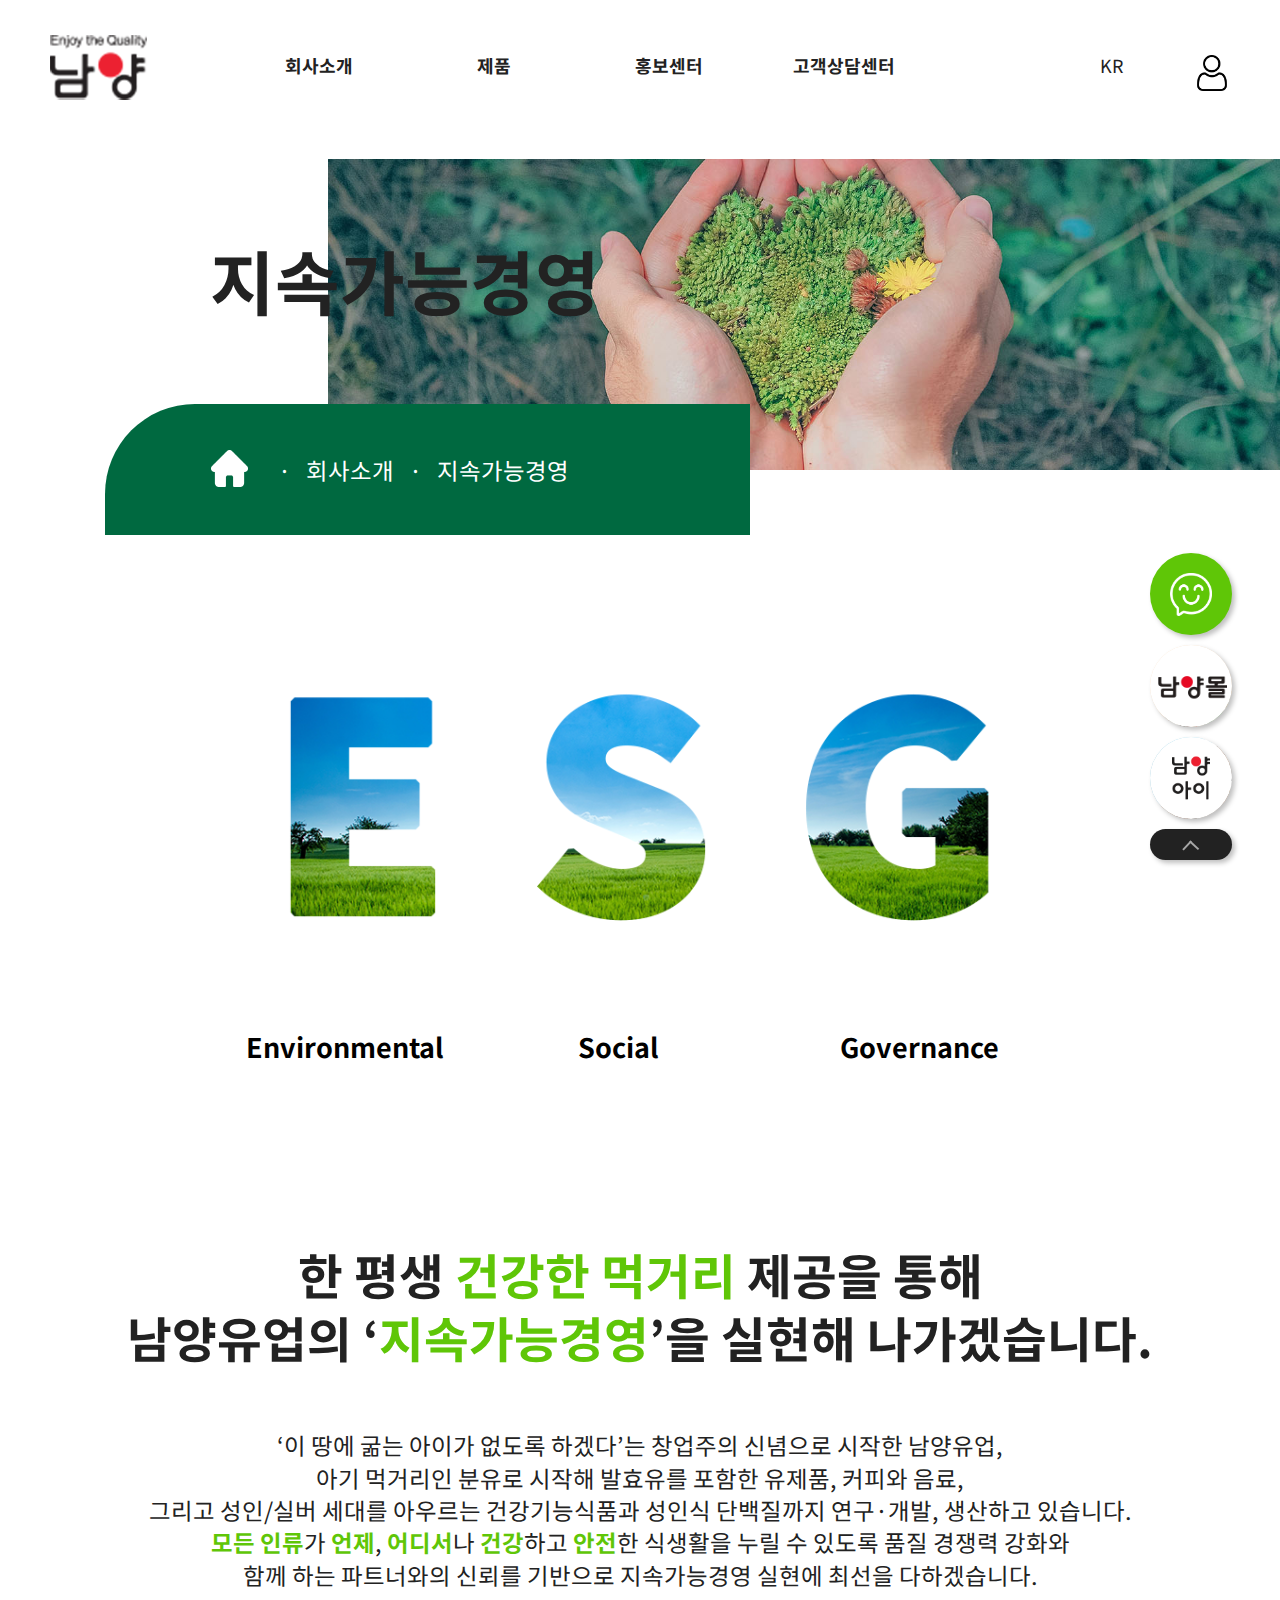
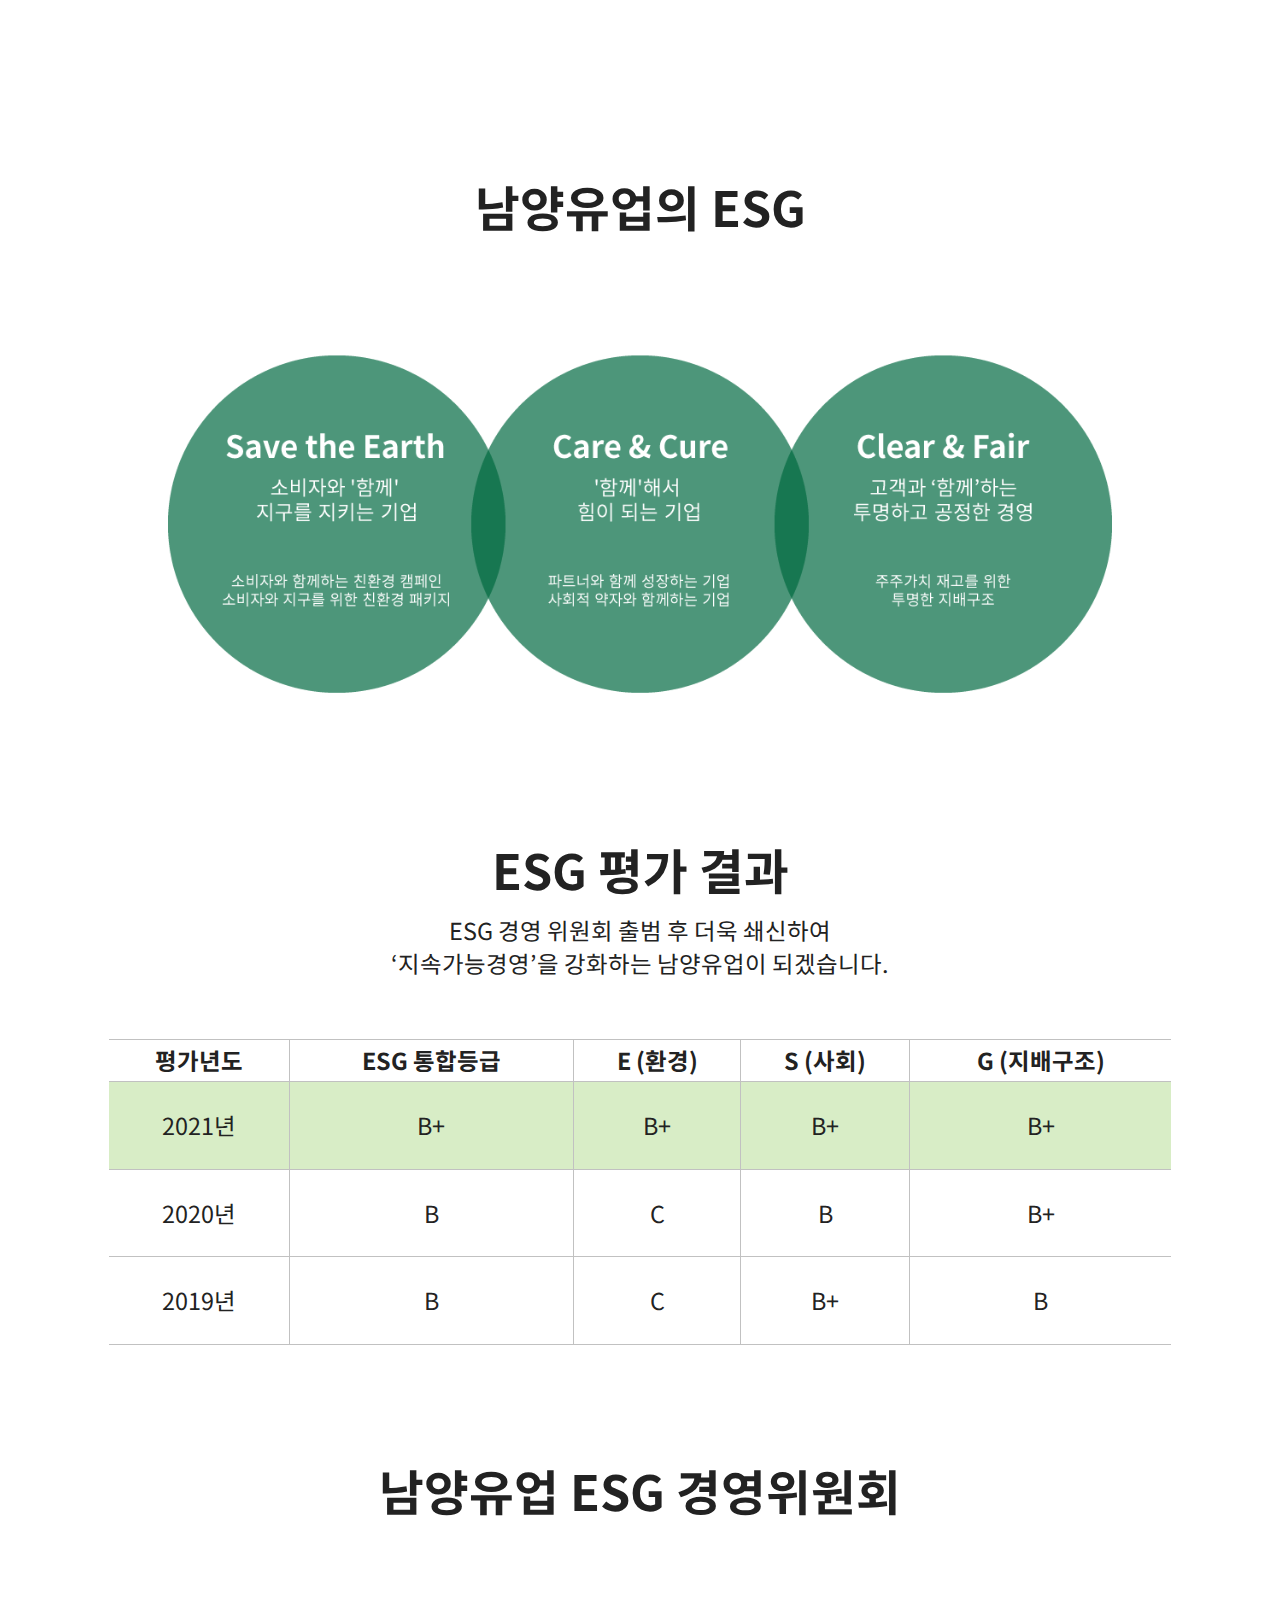
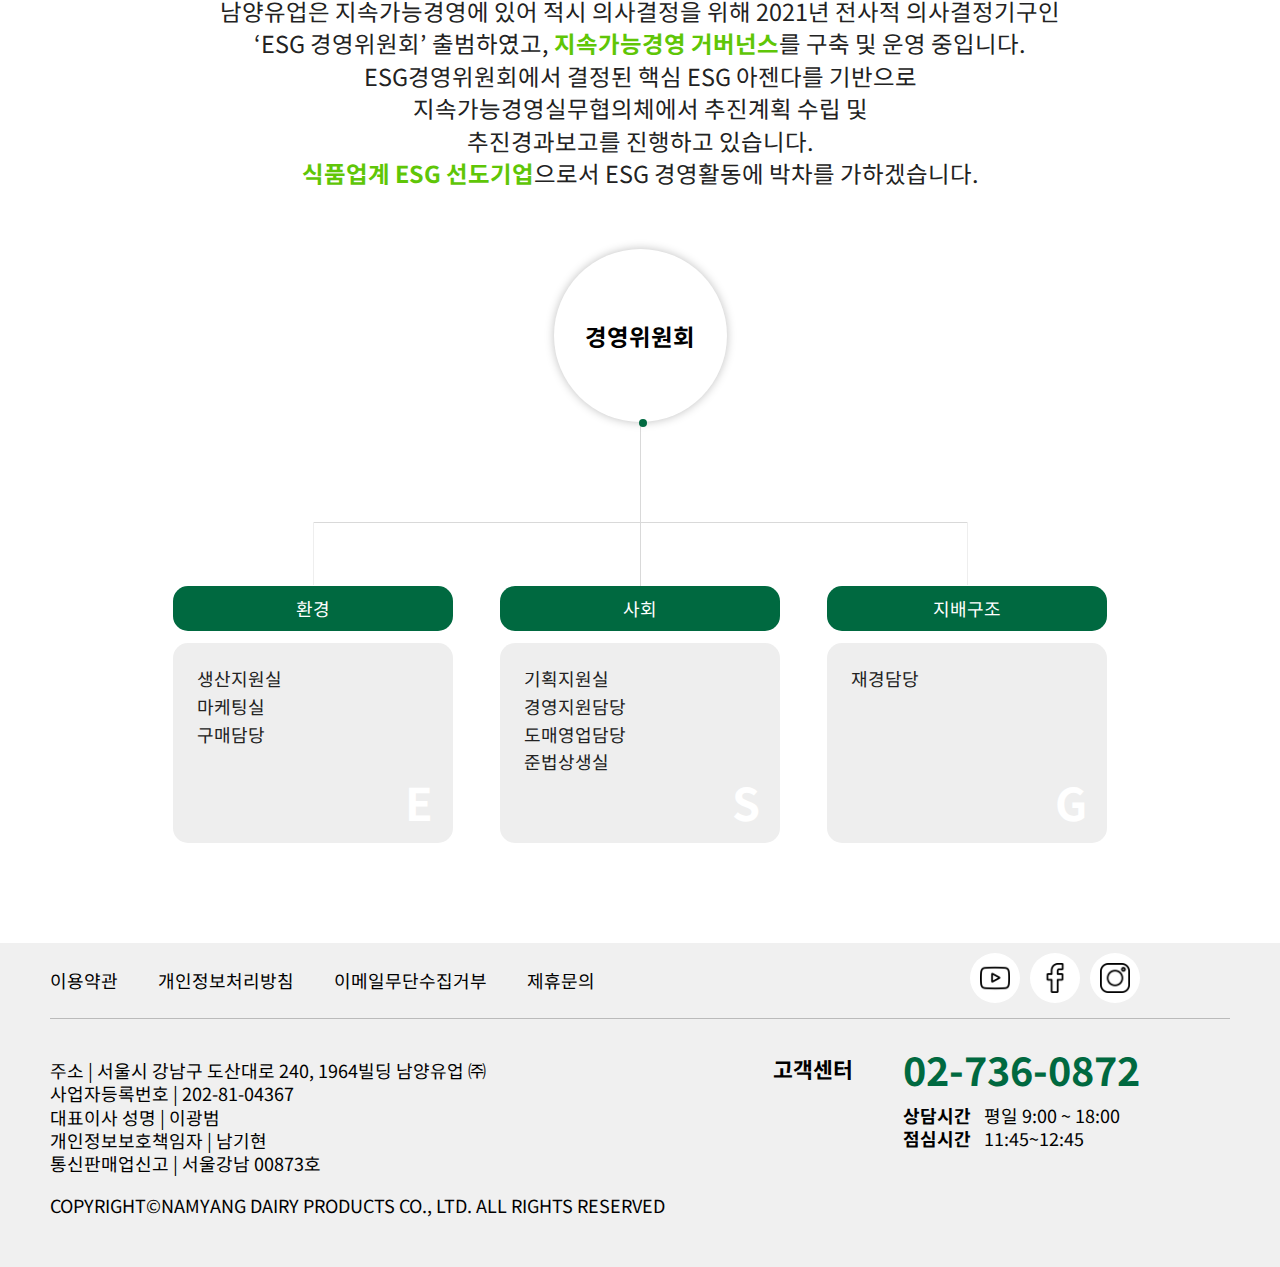
<file: sub.html>
<!DOCTYPE html>
<html lang="en">
<head>
    <meta charset="UTF-8">
    <meta http-equiv="X-UA-Compatible" content="IE=edge">
    <meta name="viewport" content="width=device-width, initial-scale=1.0">
    <title>남양유업 회사소개</title>

    <link href="css/common.css" rel="stylesheet" type="text/css">
    <link href="css/sub_style.css" rel="stylesheet" type="text/css">

    <script src="js/jquery-3.1.1.min.js"></script>
    <script src="js/jquery-migrate-3.0.0.js"></script>


    <script src="js/header_scroll.js"></script>
    <script src="js/quick.js"></script>
    <script src="js/m_nav.js"></script>
</head>
<body>
<header id="sub_header">
    <div class="inner flex">
      <div class="logo"><a href="index.html"><img src="images/namyang_logo.png" alt="남양유업 로고"></a></div>
      <nav id="nav">
        <ul class="sub_gnb flex">
          <li>
            <a href="sub.html">회사소개</a>
            <ul class="depth2">
              <li><a href="sub.html">남양유업소개</a></li>
              <li><a href="sub.html">품질안전관리</a></li>
              <li><a href="sub.html">지속가능경영</a></li>
            </ul><!--depth2끝-->
          </li><!--회사소개 끝-->
          <li>
            <a href="sub.html">제품</a>
            <ul class="depth2">
              <li><a href="sub.html">우유/두유</a></li>
              <li><a href="sub.html">커피/음료</a></li>
              <li><a href="sub.html">발효유/치즈</a></li>
              <li><a href="sub.html">크림/버터</a></li>
              <li><a href="sub.html">건강식품</a></li>
              <li><a href="sub.html">아기용</a></li>
            </ul><!--depth2끝-->
          </li><!--제품 끝-->
          <li>
            <a href="sub.html">홍보센터</a>
            <ul class="depth2">
              <li><a href="sub.html">남양뉴스</a></li>
              <li><a href="sub.html">영상관</a></li>
            </ul><!--depth2끝-->
          </li><!--홍보센터 끝-->
          <li>
            <a href="sub.html">고객상담센터</a>
          </li><!--고객상담센터 끝-->
        </ul>
      </nav>
      <nav id="m_nav">
        <div id="popup_nav">
          <div class="LeftWrap">
              <a href="#none" class="close1">X</a>
          
              <div id="wrap_head">
                <ul id="btn1">
                   <li><a href="#">회사소개</a>
                       <ul class="m_sub">
                         <li><a href="sub.html">남양유업소개</a></li>
                         <li><a href="sub.html"></a>품질안전관리</li>
                         <li><a href="sub.html"></a>지속가능경영</li>
                       </ul>
                   </li>
                   <li><a href="#">제품</a>
                       <ul class="m_sub">
                         <li><a href="sub.html">우유/두유</a></li>
                         <li><a href="sub.html">커피/음료</a></li>
                         <li><a href="sub.html">발효유/치즈</a></li>
                         <li><a href="sub.html">크림/버터</a></li>
                         <li><a href="sub.html">건강식품</a></li>
                         <li><a href="sub.html">아기용</a></li>
                      </ul>
                   </li>
                   <li><a href="#">홍보센터</a>
                       <ul class="m_sub">
                         <li><a href="sub.html">남양뉴스</a></li>
                         <li><a href="sub.html">영상관</a></li>
                      </ul>
                   </li>
                   <li><a href="#">고객상담센터</a>
                   </li>
                </ul>
              </div>
          </div>
          </div>
          <a href="#none" class="open1"><span></span><span></span><span></span></a>
          
      </nav>
      <div class="flex">
        <div class="language">
          <p class="btn_lang">KR</p>
          <div id="content">
            <p>KR</p>
            <p>EN</p>
            <p>CN</p>
          </div>
        </div>
        <div class="header_icon">
          <a href="#"><img src="images/mypage_black.png"></a>
        </div>
      </div>
    </div>
  </header>

    <section id="main_tit">
      <img src="images/sub_main.jpg" alt="지속가능경영 사진">
      <h1>지속가능경영</h1>
      <div class="tit_bread flex">
        <img src="images/home.png" alt="홈 아이콘">
        <p><span>·</span>회사소개<span>·</span>지속가능경영</p>
      </div>
    </section>
    <div class="inner">
    <section id="section1">
      <div class="esg">
        <img src="images/ESG.png" alt="ESG 글씨">
        <div class="esg_txt flex">
          <p>Environmental</p>
          <p>Social</p>
          <p>Governance</p>
        </div>
      </div>
    </section>
    <section id="section2">
      <h2 class="sec2_tit">
        한 평생 <span>건강한 먹거리</span> 제공을 통해<br>
        남양유업의 ‘<span>지속가능경영</span>’을 실현해 나가겠습니다.
      </h2>
      <p class="sec2_txt">
        ‘이 땅에 굶는 아이가 없도록 하겠다’는 창업주의 신념으로 시작한 남양유업,<br>
        아기 먹거리인 분유로 시작해 발효유를 포함한 유제품, 커피와 음료,<br>
        그리고 성인/실버 세대를 아우르는 건강기능식품과 성인식 단백질까지 연구·개발, 생산하고 있습니다.<br>
        <span>모든 인류</span>가 <span>언제</span>, <span>어디서</span>나 <span>건강</span>하고 <span>안전</span>한 식생활을 누릴 수 있도록 품질 경쟁력 강화와<br>
        함께 하는 파트너와의 신뢰를 기반으로 지속가능경영 실현에 최선을 다하겠습니다.
      </p>
    </section>
    <section id="section3">
      <h2 class="sec3_tit">남양유업의 ESG</h2>
      <img src="images/sub_pc.png" alt="남양유업 ESG 설명" class="circle_txt">
      <img src="images/sub_mob.png" alt="남양유업 ESG 설명" class="circle_txt">
    </section>
    <section id="section4">
      <h2 class="sec4_tit">ESG 평가 결과</h2>
      <p class="sec4_txt">ESG 경영 위원회 출범 후 더욱 쇄신하여<br>
        ‘지속가능경영’을 강화하는 남양유업이 되겠습니다.</p>
      <div class="sec4_table">
        <table border="0">
          <tr>
            <th>평가년도</th>
            <th><b>ESG</b> 통합등급</th>
            <th>E <b> (환경)</b></th>
            <th>S <b> (사회)</b></th>
            <th>G <b> (지배구조)</b></th>
          </tr>
          <tr>
            <td>2021년</td>
            <td>B+</td>
            <td>B+</td>
            <td>B+</td>
            <td>B+</td>
          </tr>
          <tr>
            <td>2020년</td>
            <td>B</td>
            <td>C</td>
            <td>B</td>
            <td>B+</td>
          </tr>
          <tr>
            <td>2019년</td>
            <td>B</td>
            <td>C</td>
            <td>B+</td>
            <td>B</td>
          </tr>
        </table>
      </div>
    </section>
    <section id="section5">
      <h2 class="sec5_tit">남양유업 ESG 경영위원회</h2>
      <p class="sec5_txt">
        남양유업은 지속가능경영에 있어 적시 의사결정을 위해 2021년 전사적 의사결정기구인<br>
        ‘ESG 경영위원회’ 출범하였고, <span>지속가능경영 거버넌스</span>를 구축 및 운영 중입니다.<br>
        ESG경영위원회에서 결정된 핵심 ESG 아젠다를 기반으로 <br>
        지속가능경영실무협의체에서 추진계획 수립 및<br>
        추진경과보고를 진행하고 있습니다. <br>
        <span>식품업계 ESG 선도기업</span>으로서 ESG 경영활동에 박차를 가하겠습니다.
      </p>
      <div class="sec5_chart">
        <p><span>경영위원회</span></p>
        <div class="flex">
          <div class="chart_cont">
            <p class="cont_tit">환경</p>
            <div>
              <p>생산지원실</p>
              <p>마케팅실</p>
              <p>구매담당</p>
            </div>
            <p class="cont_eng">E</p>
          </div>
          <div class="chart_cont">
            <p class="cont_tit">사회</p>
            <div>
              <p>기획지원실</p>
              <p>경영지원담당</p>
              <p>도매영업담당</p>
              <p>준법상생실</p>
            </div>
            <p class="cont_eng">S</p>
          </div>
          <div class="chart_cont">
            <p class="cont_tit">지배구조</p>
            <div>
              <p>재경담당</p>
            </div>
            <p class="cont_eng">G</p>
          </div>
        </div>
      </div>
    </section>
  </div>
  <footer id="footer">
    <div class="inner">
      <div class="foot_top flex">
        <div class="flex">
          <div class="foot_txt1 flex">
            <a href="#none">이용약관</a>
            <a href="#none">개인정보처리방침</a>
            <a href="#none">이메일무단수집거부</a>
            <a href="#none">제휴문의</a>
          </div>
          <div class="foot_icon flex">
            <a href="#none"><span><img src="images/youtube.png" alt="유튜브아이콘"></span></a>
            <a href="#none"><span><img src="images/facebook.png" alt="페이스북아이콘"></span></a>
            <a href="#none"><span><img src="images/instagram.png" alt="인스타그램아이콘"></span></a>
          </div>
        </div>
      </div> <!--top-->
      <div class="foot_bottom flex">
        <div class="foot_txt2">
          <p>주소 | 서울시 강남구 도산대로 240, 1964빌딩 남양유업 ㈜</p>
          <p>사업자등록번호 |  202-81-04367</p>
          <p>대표이사 성명 | 이광범</p>
          <p>개인정보보호책임자 | 남기현</p>
          <p>통신판매업신고 | 서울강남 00873호</p>
          <p>COPYRIGHT©NAMYANG DAIRY PRODUCTS CO., LTD. ALL RIGHTS RESERVED</p>
        </div>
        <div class="foot_txt3 flex">
          <h4>고객센터</h4>
          <div>
            <a href="#none">02-736-0872</a>
            <p><b>상담시간</b>평일  9:00 ~ 18:00</p>
            <p><b>점심시간</b>11:45~12:45</p>
          </div>
        </div>
      </div> <!--bottom-->
    </div> <!--inner-->
  </footer>
  <div id="quick_btn">
    <div class="consulting">
      <button class="con_btn"><span><img src="images/consulting_icon.png" alt="상담하기"></span></button>
      <div class="consulting_box">
        <h4><span>제품</span>과 <span>가정배달</span>에 관련된 상담은<br>
          여기에 적어주세요</h4>
        <div>
          <div class="name">
            <label>이름을 입력해주세요.</label>
            <input type="text" placeholder="이름을 입력해주세요.">
          </div>
          <div class="phone">
            <label>전화번호를 입력해주세요.</label>
            <input type="text" placeholder="전화번호를 입력해주세요.">
          </div>
          <textarea placeholder="내용을 입력해주세요."></textarea>
        </div>
        <button>제출하기</button>
        <img src="images/x.png" alt="x아이콘">
      </div>
    </div>
    <div class="namyangmall">
      <button class="mall_btn"><span><img src="images/namyangmall_logo.png" alt="남양몰"></span></button>
      <a href="#none"><img src="images/quick_namyangmall.jpg" alt="남양몰 배너" class="mall_on"></a>
    </div>
    <div class="namyangi">
      <button class="i_btn"><span><img src="images/namyangi_logo.png" alt="남양아이"></span></button>
     <a href="#none"><img src="images/quick_namyangi.jpg" alt="남양아이 배너" class="i_on"></a>
    </div>
    <button class="top_btn">위로가기</button>
  </div>
</body>
</html>
</file>
<file: css/common.css>
@charset "utf-8";

/*googleips 웹폰트 css 파일 불러오기*/
@import url('https://fonts.googleapis.com/css2?family=Noto+Sans+KR:wght@400;700&display=swap');
/*font-family: 'Nanum Gothic', sans-serif;
font-family: 'Nanum Myeongjo', serif;
font-family: 'Galada', cursive; */


/* 저장된 글꼴 파일 선언*/
/* @font-face { font-family : font_gothic;    
                src : url(../font/NanumGothic.ttf); }  */
/* 웹사이트의 글꼴 파일 선언*/
/* @font-face { font-family : font_gothic;    
                src : url(http://uhbee.com/nanum.eot) ; }   */


* {margin:0; padding:0;
   font-size: inherit;
   font-weight: inherit;color:inherit}
html{font-size:18px; line-height:1.15em;}
body{ 
      color:#222222;
      font-family: 'Noto Sans KR', sans-serif }
ul, ol, li{list-style-type:none}
svg,img,embed,object,iframe,fieldset {
  vertical-align: bottom;border:none;}
hr {clear:both;border:none}
a {color:inherit;text-decoration:none;background-color:transparent}
b,strong {font-weight: bolder;}
small {font-size: 80%;}
sub,sup {font-size: 75%;line-height: 0;position: relative;vertical-align: baseline;}
sub {bottom: -0.25em;}
sup {  top: -0.5em;}
table{border-collapse:collapse}
caption {  text-align: left;}
td,th { vertical-align: top; padding: 0;}
th { text-align: left;  font-weight: bold; }

button,input,optgroup,select,textarea {-webkit-appearance: none; /* 1 */
  appearance: none;
  vertical-align: middle;
  color: inherit;
  font: inherit;
  background: transparent;
  padding: 0;
  margin: 0;
  border-radius: 0;
  text-align: inherit;
  text-transform: inherit; /* 2 */
  color:inherit;font-size:inherit;
  font-family:inherit;
  outline:0
}
[type="checkbox"] {
  -webkit-appearance: checkbox;
  appearance: checkbox;
}

[type="radio"] {
  -webkit-appearance: radio;
  appearance: radio;
}
/*** Correct cursors for clickable elements. */
button,[type="button"],[type="reset"],[type="submit"] {
  cursor: pointer;
}

button:disabled,[type="button"]:disabled,[type="reset"]:disabled,[type="submit"]:disabled {
  cursor: default;
}
select:disabled {
  opacity: inherit;
}
progress {
  vertical-align: baseline;
}
textarea {
  overflow: auto;
}

[type="number"]::-webkit-inner-spin-button,
[type="number"]::-webkit-outer-spin-button {
  height: auto;
}
[type="search"] {
  outline-offset: -2px; /* 1 */
}
[type="search"]::-webkit-search-decoration {
  -webkit-appearance: none;
}
::-webkit-file-upload-button {
  -webkit-appearance: button; /* 1 */
  font: inherit; /* 2 */
}
label[for] {
  cursor: pointer;
}
details {
  display: block;
}
summary {
  display: list-item;
}
</file>
<file: css/sub_style.css>
#wrap{
    overflow: hidden;
}

.inner{
    max-width:1920px; 
    /* min-width: 1200px;  */ /**반응형에서는 더이상 작아지면 안된다고 하는 것을 조심해야함. 반응형은 계속 작아져야함.**/
    margin: 0 auto;
    padding: 0 50px;
    box-sizing: border-box; /*box-sizing 안 주면 실질적으로 padding 때문에 width가  커짐*/
}

.flex{
    display: flex;
    flex-direction: row;
    flex-wrap: nowrap;
}

button{
    border: none;
}

b{
    font-weight: normal;
    display: block;
}

h1{
    font-size: 3.9rem;
    font-weight: 700;
    line-height: 5rem;
}

h2{
    font-size: 2.7rem;
    font-weight: 700;
    line-height: 5rem;}


#sub_header{}
#section{}
#footer{}

/*********************header****************************/
#sub_header{
    z-index: 9;
    position: absolute;
    width: 100%;
    height: 110px;
    /* padding-top: 55px; */
    transition: 1.5s;
    background-color: #ffffff;
}
#sub_header.on{
    background-color: #ffffff;
    color: #222222;
   height: 200px;
    transition: 0.5s;
}
#sub_header.on::before{
    content: '';
    width: 100%;
    height: 1px;
    background-color: #c7c7c7;
    display: block;
    position: absolute;
    top: 127px;
}
#sub_header .logo{
    padding-top: 35px;
}
#sub_header .logo a{
    width: 100%;
}
#sub_header .language{
    margin-right: 46px;
    width: 48px;
    padding-top: 55px;
}
#sub_header .language .btn_lang{
    height: 26px;
    color: #222222;
    align-items: center;
    /* transition: 1.5s; */
    cursor: pointer;
}
#sub_header .language .btn_lang.on{
    color: #000000;
    /* transition: 0.5s; */
}
#sub_header .language #content{
    background-color: #ffffff;
    width: 48px;
    height: 117px;
    border-radius: 10px;
    text-align: center;
    box-shadow: 0 0 4px rgba(0,0,0,0.2);
    margin-top: 20px;
    display: none;
    cursor: pointer;
}
#sub_header .language #content p{
    padding: 8px 0;
}


#sub_header .header_icon{
    padding-top: 55px;
}
#sub_header .header_icon img{
    height: 36px;
}
/*********************nav****************************/
#sub_header .flex{
    justify-content: space-between;
}
#sub_header .sub_gnb{
    padding-top: 55px;
}
#sub_header .sub_gnb > li{
    width: 115px;
    text-align: center;
    margin: 0 30px;
    position: relative;
}
#sub_header .sub_gnb > li > a{
    display: block;
    /* line-height: 100px; */
    font-size: 1rem;
    position: relative;
    font-weight: 700;
    color: #222222;
    height: 66px;
    /* transition: 1.5s; */
}
#sub_header .sub_gnb > li > a.on{
    color: #000000;
    /* transition: 0.5s; */
}
#sub_header .sub_gnb >li >a:hover{
    color:#006940;
}
#sub_header .sub_gnb > li > a::after{
    content: '';
    display: block;
    width: 100%;
    height: 3px;
    background-color: #006940;
    position: absolute;
    top: 70px;
    left: 0;
    transform: scaleX(0);
    transition: 0.5s;
}
#sub_header .sub_gnb > li > a:hover::after{
    transform: scaleX(1);
} /*추가적인  디자인 하고 싶을 때 이런 구조로 하기.*/
#sub_header .sub_gnb .depth2{
    position: absolute; /*top left bottom right 안 주면 그자리 그대로*/
    width: 100%; /*부모에 맞춰서 100%. 부모에게 position: relative 주기*/
    height: 0;
    overflow: hidden; /*height가 0이기때문에 숨겨짐*/
    /* margin: 25px 0; */
}
/*#sub_header .gnb li:hover depth2{hegith:200px; transition: 0.5s;}를 주면 각각의 li를 선택했을 때 그 li의 ul들만 나옴.*/
#sub_header .sub_gnb:hover .depth2{
    height: 200px; 
    transition: 0.5s;
    padding: 20px 0;
}
#sub_header .sub_gnb .depth2 a{
    display: block;
    padding: 10.5px 0;
    text-align: center;
    font-size: 1rem; /*원하는 크기 나누기 기존 크기*/
    font-weight: 400;
    color: #222222;
    box-sizing: border-box;
}
#sub_header .sub_gnb .depth2 a:hover{
    font-weight: 700;
    color: #006940;
}
#sub_header .sub_gnb::before{
    content: '';
    display: block;
    width: 100%;
    height: 0px;
    background-color: #ffffff;
    position: absolute;
    left: 0;
    top: 128px;
    transition: 0.8s;
} /* nav 펼쳐진는 부분 */
#sub_header .sub_gnb:hover::before{
    height: 372px;
    transition: 0.5s;
    padding: 15px 0;
}

/***********************header.scroll********************/
#sub_header.scroll{
    background-color: #ffffff; 
    height: 128px;transition: top 0.5s;
    z-index: 10;
    position: fixed;
}
#sub_header.scroll .gnb > li > a {
    color: #222222;
}
#sub_header.scroll .language .btn_lang{
    color: #222222;
}

/************************m_nav*****************************/	
#popup_nav{
    position: fixed; 
    width: 100%;
    height: 100%; 
    z-index: 99; 
    right:-100%
    }
    .LeftWrap{
        width:100%; 
        height:100%; 
        background:#ffffff;
        position:absolute; 
        top:0; 
        right:0; 
        z-index:100;
    }
	.LeftWrap div {
        margin: 128px 0 0 30px;
    }
    .LeftWrap div::after {
        display: block;
        content: '';
        width: 100%;
        height: 1px;
        background-color: #222222;
        position: absolute;
        top: 128px;
        right: 0;
    }
    .LeftWrap #wrap_head #btn1 > li{
        font-size: 2rem;
        line-height: 2.5rem;
        color: #222222;
        font-weight: 700;
    }
    .LeftWrap #wrap_head #btn1 a.active{
        color: #006940;
    }

    .LeftWrap #wrap_head #btn1 li ul li{
        line-height: 1.3rem;
        font-size: 1rem;
        font-weight: 400;
    }
    .LeftWrap #wrap_head #btn1 li ul li:nth-child(1){
        padding-top: 10px;
    }
    .LeftWrap #wrap_head #btn1 li ul li:last-child{
        padding-bottom: 10px;
    }
	.close1 {
        display: block;
        width: 30px;
        height: 30px;
        line-height: 30px;
        font-size: 40px;
        font-weight: bold;
        background: #fff;
        color: #222222;
        border-radius: 15px;
        text-align: center;
        text-decoration: none;
        position: absolute;
        top: 51px;
        right: 32px;
    }
	.open1{
        display:none;
        width:30px;
        position:absolute;  
        top:57px; 
        right:30px; }
	.open1 span{
        display:block; 
        width:30px; 
        height:4px; 
        background:#222222; 
        margin-bottom: 5px;
    }
	.open1.scroll span{
        display:block; 
        width:30px; 
        height:4px; 
        background:#222222; 
        margin-bottom:5px;
    }
#popup_nav #btn1 .m_sub{
    display: none;
    }
	 #btn1{
        padding:50px;
    }  
   /* .active{color: red;} */



/*********************main_tit****************************/
#main_tit{
    padding-top: 159px;
    position: relative;
    z-index: -1;
    margin-left: 105px;
}
#main_tit::after{
    content: '';
    background-color: #006940;
    width: 645px;
    height: 131px;
    border-top-left-radius: 90px;
    position: absolute;
    bottom: -65px;
    left: 0;
    z-index: 2;
}
#main_tit img{
    display: block;
    margin-left: auto;
    width: 81%;
}
#main_tit h1{
    position: absolute;
    top: 50%;
    left: 105px;
}
#main_tit .tit_bread{
    align-items: left;
    position: absolute;
    bottom: -17px;
    left: 106px;
    z-index: 3;
}
#main_tit .tit_bread img{
    width: 37px;
    height: 37px;
}
#main_tit .tit_bread p{
    font-size: 1.3rem;
    color: #ffffff;
    padding-left: 15px;
    padding-top: 10px;
}
#main_tit .tit_bread p span{
    padding: 0 15px;
}


/*********************section1****************************/
#section1{
    padding-top: 165px;
}
#section1 .esg img{
    display: block;
    margin: 0 auto;
    width: 80%;
}
#section1 .esg .esg_txt{
    text-align: center;
    display: block;
}
#section1 .esg .esg_txt p{
    display: inline;
    color: #000000;
    font-size: 2rem;
    font-weight: 700;
    padding-right: 5%;
}
#section1 .esg .esg_txt p:nth-child(1){
    padding-left: 2%;
    padding-right: 11%;
}
#section1 .esg .esg_txt p:nth-child(2){
    padding-right: 15%;
}



/*********************section2****************************/
#section2 {
    padding-top: 182px;
}
#section2 .sec2_tit{
    text-align: center;
    line-height: 3.5rem;
}
#section2 .sec2_tit span{
    color: #5FC607;
}
#section2 .sec2_txt{
    font-size: 1.3rem;
    text-align: center;
    line-height: 1.8rem;
    padding-top: 60px;
}
#section2 .sec2_txt span{
    color: #5FC607;
    font-weight: 700;
}


/*********************section3****************************/
#section3{
    padding-top: 170px;
}
#section3 .sec3_tit{
    text-align: center;
}
#section3 .circle_txt{
    width: 80%;
    display: block;
    margin: 0 auto;
    padding-top: 60px;
}
#section3 .circle_txt:nth-of-type(2){
    display: none;
}

/*********************section4****************************/
#section4{
    padding-top: 86px;
}
#section4 .sec4_tit{
    text-align: center;
}
#section4 .sec4_txt{
    text-align: center;
    font-size: 1.3rem;
    line-height: 1.8rem;
    padding-bottom: 60px;
}
#section4 table {
    width: 90%;
    border-top: 1px solid #c1c1c1;
    border-collapse: collapse;
    margin: 0 auto;
}
#section4 table th, #section4 table td {
    border-bottom: 1px solid #c1c1c1;
    border-left: 1px solid #c1c1c1;
    padding: 10px;
    text-align: center;
    font-size: 1.3rem;
}
#section4 table th{
    padding: 10px 0;
}
#section4 table th b{
    display: inline;
    font-weight: 700;
}
#section4 table td{
    padding: 33px 0;
}
#section4 table th:first-child, #section4 table td:first-child {
    border-left: none;
}
#section4 .sec4_table table tr:nth-child(2){
    background-color: rgba(125,194, 66, 0.3);
}


/*********************section5****************************/
#section5{
    padding-top: 100px;
    padding-bottom: 100px;
}
#section5 .sec5_tit{
    text-align: center;
}
#section5 .sec5_txt{
    text-align: center;
    font-size: 1.3rem;
    line-height: 1.8rem;
    padding-top: 60px;
}
#section5 .sec5_txt span{
    color: #5FC607;
    font-weight: 700;
}
#section5 .sec5_chart{
    position: relative;
    padding-top: 60px;
}
#section5 .sec5_chart::before{
    content: ''; 
    display: block; 
    width: 1px; 
    height: 164px;
    background-color: #d9d9d9; 
    position: absolute; 
    top: 234px; 
    left: 50%;
}
#section5 .sec5_chart > p span{
    background-color: #ffffff;
    border-radius: 50%;
    display: block;
    width: 173px;
    height: 173px;
    /* text-align: center; */
    display: flex;
    align-items: center;
    justify-content: center;
    box-shadow: 0 0 10px rgba(0,0,0,0.25);
    color: #000000;
    font-size: 1.3rem;
    font-weight: 700;
    margin: 0 auto;
    position: relative;
}

#section5 .sec5_chart > p::before{
    content: '';
    display: block;
    width: 8px;
    height: 8px;
    background: #006940;
    border-radius: 50%;
    position: absolute;
    top: 230px;
    left: 49.9%;
    z-index: 3;
}
#section5 .sec5_chart .flex{
    justify-content: space-around;
}
#section5 .sec5_chart > div{
    padding-top: 164px;
    margin: 0 300px;
    position: relative;
}
#section5 .sec5_chart > div::before{
    content: ''; 
    display: block; 
    width: 66.7%; 
    height: 1px;
    background-color: #d9d9d9; 
    position: absolute; 
    top: 100px; 
    left: auto;
}
#section5 .sec5_chart .chart_cont .cont_tit{
    display: block;
    /* width: 280px;
    height: 50px; */
    background-color: #006940;
    color: #ffffff;
    border-radius: 15px;
    text-align: center;
    padding: 12px 0;
}

#section5 .sec5_chart div .chart_cont{
    position: relative;
}
#section5 .sec5_chart div .chart_cont::before{
    content: ''; 
    display: block; 
    width: 1px; 
    height: 63px;
    background-color: #eeeeee; 
    position: absolute; 
    top: -64px; 
    left: 50%;
}
#section5 .sec5_chart div .chart_cont:nth-child(2):before{
    display: none;
}
#section5 .sec5_chart div .chart_cont div{
    width: 280px;
    height: 200px;
    background-color: #eeeeee;
    border-radius: 15px;
    margin-top: 12px;
}
#section5 .sec5_chart div .chart_cont div p{
    margin-bottom: 7px;
    margin-left: 24px;
}
#section5 .sec5_chart div .chart_cont div p:nth-child(1){
    padding-top: 25px;
}
#section5 .sec5_chart div .chart_cont .cont_eng{
    display: block;
    font-size: 2.5rem;
    font-weight: 700;
    color: #ffffff;
    position: absolute;
    bottom: 30px;
    right: 20px;
    z-index: 5;
}













/*********************footer****************************/

#footer{
    background-color: #f0f0f0;
    color: #000000;
}
#footer .foot_top {
    border-bottom: 1px solid #bababa;
}
#footer .inner .flex {
    justify-content: space-between;
}
#footer .inner .foot_top .flex{
    justify-content: space-between;
}
#footer .inner .foot_top > .flex{
    justify-content: space-between;
    width: 100%;
    margin-right: 90px;
}
#footer .foot_top .flex .foot_txt1 a{
    margin: 27px 47px;
}
#footer .foot_top .flex .foot_txt1 a:hover{
    color: #006940;
    font-weight: 700;
}
#footer .foot_top .flex .foot_txt1 a:first-child{
    margin-left: 0;
}
#footer .foot_top .foot_icon a span{
    background-color: #fff;
    border-radius: 50%;
    display: block;
    width: 50px;
    height: 50px;
    /* text-align: center; */
    display: flex;
    align-items: center;
    justify-content: center;
    margin: 10px;
}
#footer .foot_top .foot_icon a:hover span{
    background-color: #5FC607;
}
#footer .foot_top .foot_icon a span:last-child{
    margin-right: 0;
}
#footer .foot_top .foot_icon a img{
    width:30px;
}

#footer .foot_bottom .foot_txt2{
    padding-top: 40px;
    line-height: 1.3rem;
    padding-bottom: 50px;
}
#footer .foot_bottom .foot_txt2 p:last-child{
    padding-top: 18px;
}
#footer .foot_bottom .foot_txt3{
    padding-top: 40px;
    margin-right: 90px;
}
#footer .foot_bottom .foot_txt3 h4{
    font-size: 1.3rem;
    font-weight: 700;
    padding-right: 50px;
}
#footer .foot_bottom .foot_txt3 div a{
    font-size: 2.2rem;
    font-weight: 700;
    color: #006940;
}
#footer .foot_bottom .foot_txt3 div p b{
    display: inline-block;
    font-weight: 700;
    padding-right: 13px;
}
#footer .foot_bottom .foot_txt3 div p{
    line-height: 1.3rem;
}
#footer .foot_bottom .foot_txt3 div p:nth-of-type(1){
    padding-top: 15px;
}

/**********************quick_btn************************/
#quick_btn{
    position: fixed;
    right: 48px;
    bottom: 40px;
    /* z-index: 100; */
}
#quick_btn div button{
    display: block;
    padding-top: 10px;
}
#quick_btn .consulting .con_btn img{
    height: 43px;
}
#quick_btn .consulting .con_btn span{
    background-color: #5FC607;
    border-radius: 50%;
    display: block;
    width: 82px;
    height: 82px;
    /* text-align: center; */
    display: flex;
    align-items: center;
    justify-content: center;
    box-shadow: 3px 3px 5px rgba(0,0,0,0.25);
}
#quick_btn .namyangmall .mall_btn img{
    height: 29px;
}
#quick_btn .namyangi .i_btn img{
    height: 60px;
}
#quick_btn .namyangmall .mall_btn span, #quick_btn .namyangi .i_btn span{
    background-color: #fff;
    border-radius: 50%;
    display: block;
    width: 82px;
    height: 82px;
    /* text-align: center; */
    display: flex;
    align-items: center;
    justify-content: center;
    box-shadow: 3px 3px 5px rgba(0,0,0,0.25);
}
#quick_btn .top_btn{
    background-color: #222222;
    /* padding: 0 30px 8px 30px; */
    width: 82px;
    height: 31px;
    border-radius: 50px;
    margin-top: 10px;
    font-size: 0px;
    box-shadow: 3px 3px 5px rgba(0,0,0,0.25);
}
#quick_btn .top_btn::after{
    content: ''; 
    display: block; 
    width:10px; 
    height:10px;
    border-bottom:2px solid #a7a7a7; 
    border-right: 2px solid #a7a7a7; 
    margin: auto;
    transform: rotate(223deg) translate(5px, 5px);
    text-align: center;
}

/**클릭시**/
/* #quick_btn div, #quick_btn button{
    box-shadow: 4px 3px 4px rgba(0,0,0,0.25) ;
    border-radius: 50%;
} */
#quick_btn .consulting{
    position: relative;
}
#quick_btn .consulting .consulting_box{
    background-color: #f3f3f3;
    border-radius: 10px;
    /* padding: 30px; */
    position: absolute;
    bottom: -250px;
    right: 100px;
    /* display: none; */
    z-index: -1;
    height: 0;
    overflow: hidden;
    transition: 0.8s;
    padding: 0 30px;
    /* box-sizing: border-box; */
    /* opacity: 0; */
}
#quick_btn .consulting .consulting_box.active{
    /* display: block; */
    padding: 30px ;
    height: 480px;
    /* bottom: 100px; */
    /* opacity: 1; */
}


#quick_btn .consulting .consulting_box h4{
    font-size: 1.3rem;
    font-weight: 700;
    text-align: center;
    line-height: 1.5rem;
    padding-top: 20px;
}
#quick_btn .consulting .consulting_box h4 span{
    color: #006940; 
}
#quick_btn .consulting .consulting_box div div{
    padding-top: 10px;
}
#quick_btn .consulting .consulting_box div div label{
    font-size: 0;
}
#quick_btn .consulting .consulting_box div div:nth-child(2) label{
    position: absolute;
    bottom: 5px;
    left: 75px;
}
#quick_btn .consulting .consulting_box div div input{
    display: block;
    width: 100%;
    border: none;
    border-bottom: 1px solid #989898;
    padding-bottom: 8px;
    text-align: center;
}
#quick_btn .consulting .consulting_box div textarea{
    width: 340px;
    height: 226px;
    margin: 25px 0 10px 0;
    border:none;
    background-color: #ffffff;
    border-radius: 10px;
}
#quick_btn .consulting .consulting_box div textarea::placeholder{
    text-align: center;
    padding-top: 30%;
}
#quick_btn .consulting .consulting_box button{
    background-color: #006940;
    padding: 5px 34px;
    border-radius: 50px;
    color: #ffffff;
    font-size: 0.9rem;
    font-weight: 400;
    margin: 0 auto;
    margin-top: 10px;
}
#quick_btn .consulting .consulting_box img{
    width: 12px;
    height: 12px;
    position: absolute;
    right: 20px;
    top: 20px;
    cursor: pointer;
}
#quick_btn .namyangi, #quick_btn .namyangmall{
    position: relative;
}
#quick_btn .namyangi a, #quick_btn .namyangmall a{
    display: block;
    position: absolute;
    bottom: 0;
    right: 0;
    z-index: -1;
    border-radius: 50px;
    height: 82px;
    /* display: none; */
    width: 82px;
    transition: 0.8s;
    overflow: hidden;
    
}
#quick_btn .namyangi .i_on, #quick_btn .namyangmall .mall_on{
    width: 273px;
}

#quick_btn .namyangi.active a, #quick_btn .namyangmall.active a{
    /* display: block; */
    width: 273px;
}

@media all and (max-width:1566px){
    #section5 .sec5_chart > div {
        /*padding-top: 164px;*/
        margin: 0 168px;
        /*position: relative;*/
    }
}

@media all and (max-width:1479px){
    #section1 .esg .esg_txt p {
        /*display: inline;
        color: #000000;*/
        font-size: 1.5rem;
        /*font-weight: 700;
        padding-right: 5%;*/
    }
    #section5 .sec5_chart > div {
        /*padding-top: 164px;*/
        margin: 0 100px;
        /*position: relative;*/
    }
    #footer .foot_bottom .foot_txt3 h4 {
        font-size: 1.2rem;
        /* font-weight: 700;
        padding-right: 50px; */
    }

    #footer .foot_top .flex .foot_txt1 a {
        margin: 27px 20px;
        
    }
}

@media all and (max-width:1207px){
    #section5 .sec5_chart > div {
        /*padding-top: 164px;*/
        margin: 0 50px;
        /*position: relative;*/
    }
    #footer .foot_bottom.flex{
        display: grid;
        grid-template-areas: 
        'area2'
        'area1';
    }
    #footer .foot_bottom .foot_txt2 {
        /*padding-top: 40px;
        line-height: 1.3rem;
        padding-bottom: 50px;*/
        grid-area: area1;
    }
    #footer .foot_bottom .foot_txt3 {
        /*padding-top: 40px;
        margin-right: 90px;*/
        grid-area: area2;
    }
    #footer .foot_bottom .foot_txt3.flex{
        justify-content: start;
    }
}

@media all and (max-width:1062px){
    #sub_header #nav {display: none;}
    #sub_header .flex {
        justify-content: space-between;
        padding-right: 70px;
    }
    .open1{
        display:block;
        /* width:30px;
        position:absolute;  
        top:30px; 
        right:30px; */
     }
     #main_tit {
        padding-top: 159px;
        padding-bottom: 100px;
        position: relative;
        top: 159px;
        z-index: -1;
        overflow: hidden;
        margin-left: 0px;
    }
    #main_tit > img {
        display: none;
        /*margin-left: auto;
        width: 81%;*/
    }
    #main_tit h1 {
        position: absolute;
        top: 0;
        left: 40px;
    }
    #main_tit .tit_bread {
        align-items: left;
        position: absolute;
        bottom: 40px;
        left: 20px;
        z-index: 5;
    }
    #main_tit::after {
        content: '';
        background-color: #006940;
        width: 150%;
        height: 131px;
        border-top-left-radius: 90px;
        position: absolute;
        bottom: 0px;
        left: 0;
        z-index: 2;
        transform: translateX(0px);
    }
    #main_tit .tit_bread {
        align-items: left;
        position: absolute;
        bottom: 40px;
        left: 50px;
        z-index: 5;
    }

    #section1 {
        padding-top: 250px;
    }
    #section1 .esg .esg_txt p {
        /*display: inline;
        color: #000000;*/
        font-size: 1.2rem;
        /*font-weight: 700;
        padding-right: 5%;*/
    }
    #section2 {
        padding-top: 100px;
    }
    #section3 {
        padding-top: 100px;
    }
    #section5 .sec5_chart > div {
        /*padding-top: 164px;*/
        margin: 0 10px;
        /*position: relative;*/
    }
    #section5 .sec5_chart div .chart_cont div {
        width: 250px;
        height: 176px;
        /*background-color: #eeeeee;
        border-radius: 15px;
        margin-top: 12px;*/
    }
    #footer .inner .foot_top > .flex {
        /*justify-content: space-between;
        width: 100%;*/
        margin-right: 0px;
    }
    #footer .inner .foot_top .foot_txt1.flex {
        display: grid;
        grid-template-areas: 
        'area1 area2'
        'area3 area4';
    }
    #footer .foot_top .flex .foot_txt1 a {
        margin: 27px auto;
    }
    #footer .foot_top .foot_txt1 a:nth-child(1){
        grid-area: area1;
    }
    #footer .foot_top .foot_txt1 a:nth-child(2){
        grid-area: area2;
    }
    #footer .foot_top .foot_txt1 a:nth-child(3){
        grid-area: area3;
    }
    #footer .foot_top .foot_txt1 a:nth-child(4){
        grid-area: area4;
    }
    #footer .foot_top .foot_icon{
        margin: auto 0;
    }
}

@media all and (max-width:890px){
    #section5 .sec5_chart > p span {
        background-color: #ffffff;
        border-radius: 50%;
        display: block;
        width: 150px;
        height: 150px;
        /* text-align: center; */
        display: flex;
        align-items: center;
        justify-content: center;
        box-shadow: 0 0 10px rgb(0 0 0 / 25%);
        color: #000000;
        font-size: 1.3rem;
        font-weight: 700;
        margin: 0 auto;
        position: relative;
    }
    #section5 .sec5_chart div .chart_cont div {
        width: 200px;
        height: 176px;
    }
}

@media all and (max-width:767px){
    #section3 .circle_txt:nth-of-type(1){
        display: none;
    }#section3 .circle_txt:nth-of-type(2){
        display: block;
    }
    #section4 table th b{
        display: none;
    }
    #section5{
        padding-bottom: 50px;
    }
    #section5 .sec5_chart > p {
        display : none;
    }
    #section5 .sec5_chart .flex {
        display: block;
    }    
    #section5 .sec5_chart > div::before {
        display: none;
    }
    #section5 .sec5_chart div .chart_cont {
        position: relative;
        width: 80%;
        margin: 0 auto;
    }
    #section5 .sec5_chart div .chart_cont div {
        width: 100%;
        height: 200px;
        margin-bottom: 30px;
    }
    #section5 .sec5_chart div .chart_cont::before {
        content: '';
        display: none;
        width: 1px;
        height: 63px;
        background-color: #eeeeee;
        position: absolute;
        top: -64px;
        left: 50%;
    }
    #section5 .sec5_chart::before {
        content: '';
        display: none;
        width: 1px;
        height: 164px;
        background-color: #d9d9d9;
        position: absolute;
        top: 234px;
        left: 50%;
    }
}

@media all and (max-width:666px){
    #section1 .esg .esg_txt p {
        font-size: 0.9rem;
    }
    #section1 .esg .esg_txt p:nth-child(1) {
        padding-left: 2%;
        padding-right: 4%;
    }
    
    #section1 .esg .esg_txt p:nth-child(2) {
        padding-right: 5%;
    }
    
}

@media all and (max-width:626px){
    .inner {
        max-width: 1920px;
        /* min-width: 1200px; */
        margin: 0 auto;
        padding: 0 10px;
        box-sizing: border-box;
    }
    h1 {
        font-size: 2.1rem;
        font-weight: 700;
        line-height: 5rem;
    }      
    h2 {
        font-size: 2rem;
        font-weight: 700;
        line-height: 5rem;
    }
    #sub_header .flex {
        /* justify-content: space-around; */
        padding-right: 50px;
    }
    #sub_header .logo {
        padding-top: 46px;
    }
    #sub_header .logo a img {
        width: 72%;
        padding-left: 20px;
    }
    #sub_header .language {
        margin-right: 20px;
        width: 48px;
        padding-top: 55px;
    }
    #section2 .sec2_tit {
        text-align: center;
        line-height: 2.5rem;
    }
    #quick_btn {
        position: fixed;
        right: 10px;
        bottom: 18px;
        /* width: 100px; */
        /* z-index: 100; */
    }
    #quick_btn .consulting .con_btn img {
        height: 35px;
    }
    #quick_btn .consulting .con_btn span {
        background-color: #5FC607;
        border-radius: 50%;
        display: block;
        width: 60px;
        height: 60px;
        /* text-align: center; */
        display: flex;
        align-items: center;
        justify-content: center;
        box-shadow: 3px 3px 5px rgb(0 0 0 / 25%);
    }
    #quick_btn .consulting .consulting_box {
        background-color: #f3f3f3;
        border-radius: 10px;
        /* padding: 30px; */
        position: absolute;
        bottom: -181px;
        right: -3px;
        /* display: none; */
        z-index: -1;
        height: 0;
        overflow: hidden;
        transition: 0.8s;
        padding: 0 30px;
        /* box-sizing: border-box; */
        /* opacity: 0; */
        z-index: 50;
    }
    #quick_btn .namyangmall .mall_btn span, #quick_btn .namyangi .i_btn span {
        background-color: #fff;
        border-radius: 50%;
        display: block;
        width: 60px;
        height: 60px;
        /* text-align: center; */
        display: flex;
        align-items: center;
        justify-content: center;
        box-shadow: 3px 3px 5px rgb(0 0 0 / 25%);
    }
    #quick_btn .namyangmall .mall_btn img {
        height: 19px;
    }
    #quick_btn .namyangi .i_btn img {
        height: 47px;
    }
    #quick_btn .namyangi a, #quick_btn .namyangmall a {
        display: block;
        position: absolute;
        bottom: 0;
        right: 0;
        z-index: -1;
        border-radius: 50px;
        height: 60px;
        /* display: none; */
        width: 60px;
        transition: 0.8s;
        overflow: hidden;
        /* background-color: black; */
    }
    #quick_btn .namyangi.active a, #quick_btn .namyangmall.active a {
        /* display: block; */
        width: 273px;
        /* transform: translateX(67px); */
        position: absolute;
        right: 0;
    }
    #quick_btn .namyangi .i_on, #quick_btn .namyangmall .mall_on {
        width: auto;
        height: 60px;
        /* border-top-right-radius: 50px; */
        /* border-bottom-right-radius: 50px; */
        transform: translateX(72px);
        border-radius: 50px;
    }
    #quick_btn .top_btn {
        background-color: #222222;
        /* padding: 0 30px 8px 30px; */
        width: 60px;
        height: 27px;
        border-radius: 50px;
        margin-top: 10px;
        font-size: 0px;
        box-shadow: 3px 3px 5px rgb(0 0 0 / 25%);
    }
    #quick_btn .top_btn::after {
        content: '';
        display: block;
        width: 10px;
        height: 10px;
        border-bottom: 2px solid #a7a7a7;
        border-right: 2px solid #a7a7a7;
        margin: auto;
        transform: rotate(223deg) translate(7px, 8px);
        text-align: center;
    }
}

@media all and (max-width:444px){

    #main_tit {
        padding-top: 159px;
        padding-bottom: 10px;
        position: relative;
        top: 131px;
        z-index: -1;
        overflow: hidden;
        margin-left: 0px;
    }
    #main_tit h1 {
        position: absolute;
        top: 0;
        left: 23px;
    }
    #main_tit::after {
        content: '';
        background-color: #006940;
        width: 150%;
        height: 74px;
        border-top-left-radius: 90px;
        position: absolute;
        bottom: 0;
        left: 6px;
        z-index: 2;
        transform: translateX(-6PX);
    }
    #main_tit .tit_bread {
        align-items: left;
        position: absolute;
        bottom: 20PX;
        left: 44px;
        z-index: 5;
    }
    #main_tit .tit_bread img {
        width: 25PX;
        height: 25PX;
    }
    #main_tit .tit_bread p {
        font-size: 1rem;
        color: #ffffff;
        padding-left: 0px;
        padding-top: 0PX;
    }
    #main_tit .tit_bread p span {
        padding: 0 10px;
    }
    #section1 {
        padding-top: 168px;
    }    
    #section1 .esg .esg_txt p {
        font-size: 0.7rem;
    }
    #section1 .esg .esg_txt p:nth-child(1) {
        padding-left: 2%;
        padding-right: 4%;
    }
    #section1 .esg .esg_txt p:nth-child(2) {
        padding-right: 5%;
    }
    #section2 {
        padding-top: 52px;
    }
    #section2 .sec2_tit {
        text-align: center;
        line-height: 2.5rem;
    }
    #section2 .sec2_txt {
        font-size: 1rem;
        text-align: center;
        line-height: 1.4rem;
        padding-top: 30px;
    }
    #section3 {
        padding-top: 30px;
    }
    #section3 .circle_txt {
        width: 80%;
        display: block;
        margin: 0 auto;
        padding-top: 20px;
    }
    #section4 {
        padding-top: 20px;
    }
    #section4 table {
        width: 100%;
        border-top: 1px solid #c1c1c1;
        border-collapse: collapse;
        margin: 0 auto;
    }
    #section4 .sec4_txt {
        text-align: center;
        font-size: 1rem;
        line-height: 1.4rem;
        padding-bottom: 20px;
    }
    #section4 table th, #section4 table td {
        border-bottom: 1px solid #c1c1c1;
        border-left: 1px solid #c1c1c1;
        padding: 10px;
        text-align: center;
        font-size: 1rem;
    }
    #section5 {
        padding-top: 50px;
        padding-bottom: 50px;
    }
    #section5 .sec5_tit {
        text-align: center;
        line-height: 2.5rem;
    }
    #section5 .sec5_txt {
        text-align: center;
        font-size: 1rem;
        line-height: 1.4rem;
        padding-top: 20px;
    }
    #section5 .sec5_chart > div{
        padding: 0;
    }
    #quick_btn .consulting .consulting_box div textarea {
        width: 240px;
        height: 207px;
        margin: 25px 0 10px 0;
        border: none;
        background-color: #ffffff;
        border-radius: 10px;
    }

}
</file>
